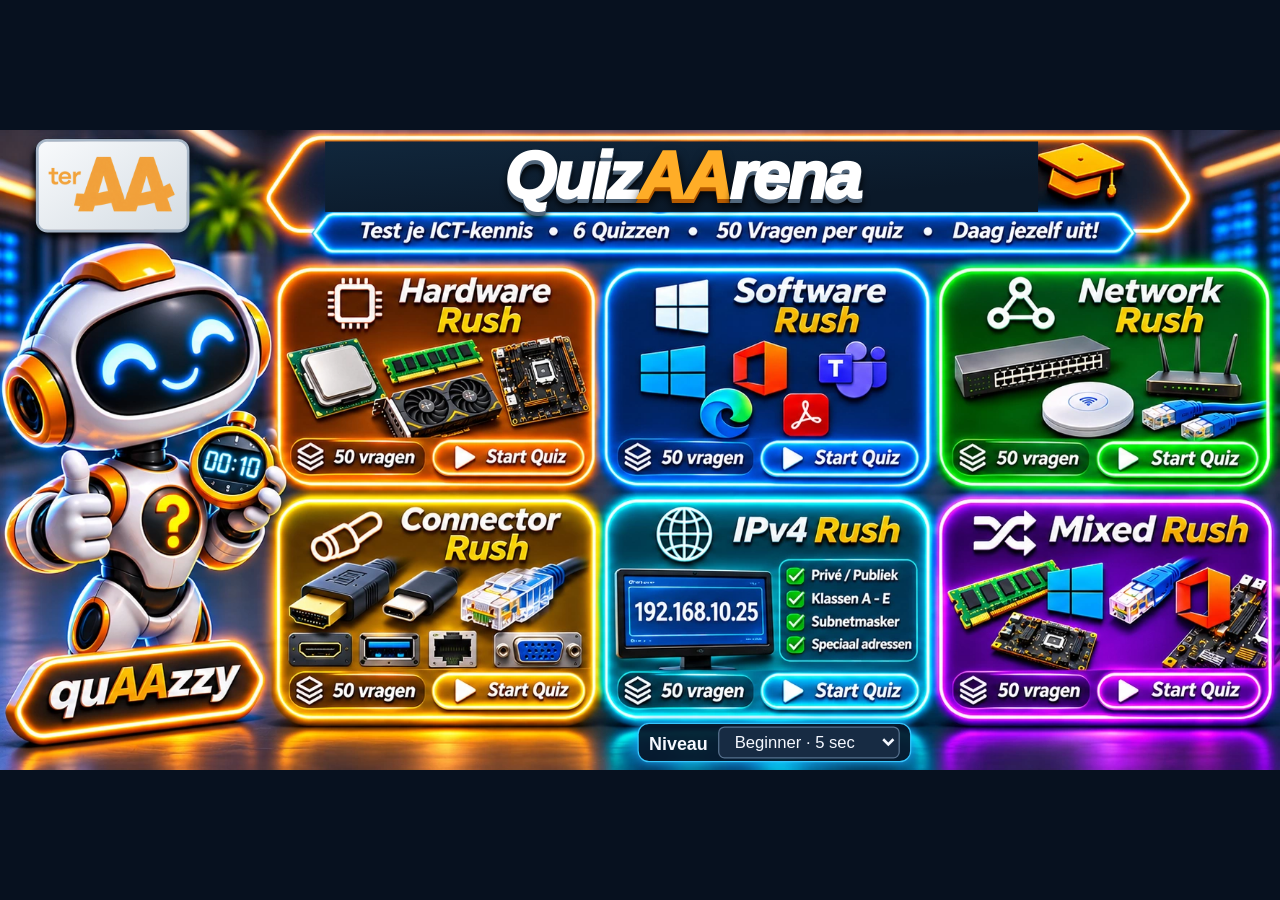
<file: index.html>
<!doctype html><html lang="nl"><head><meta charset="utf-8"><meta name="viewport" content="width=device-width,initial-scale=1"><title>QuizAArena</title><link rel="stylesheet" href="style.css"></head><body><main id="arena"><header><strong><em>QuizAArena</em></strong><div class="headercontrols"><label for="level">Niveau</label><select id="level"><option value="5">Beginner · 5 sec</option><option value="3">Gevorderd · 3 sec</option><option value="2">Expert · 2 sec</option></select><button id="home">Hoofdmenu</button></div></header><section id="content"></section><footer>quAAzzy • Herken · Denk snel · Scoor!</footer></main><script src="questions.js"></script><script src="quiz.js"></script></body></html>
</file>
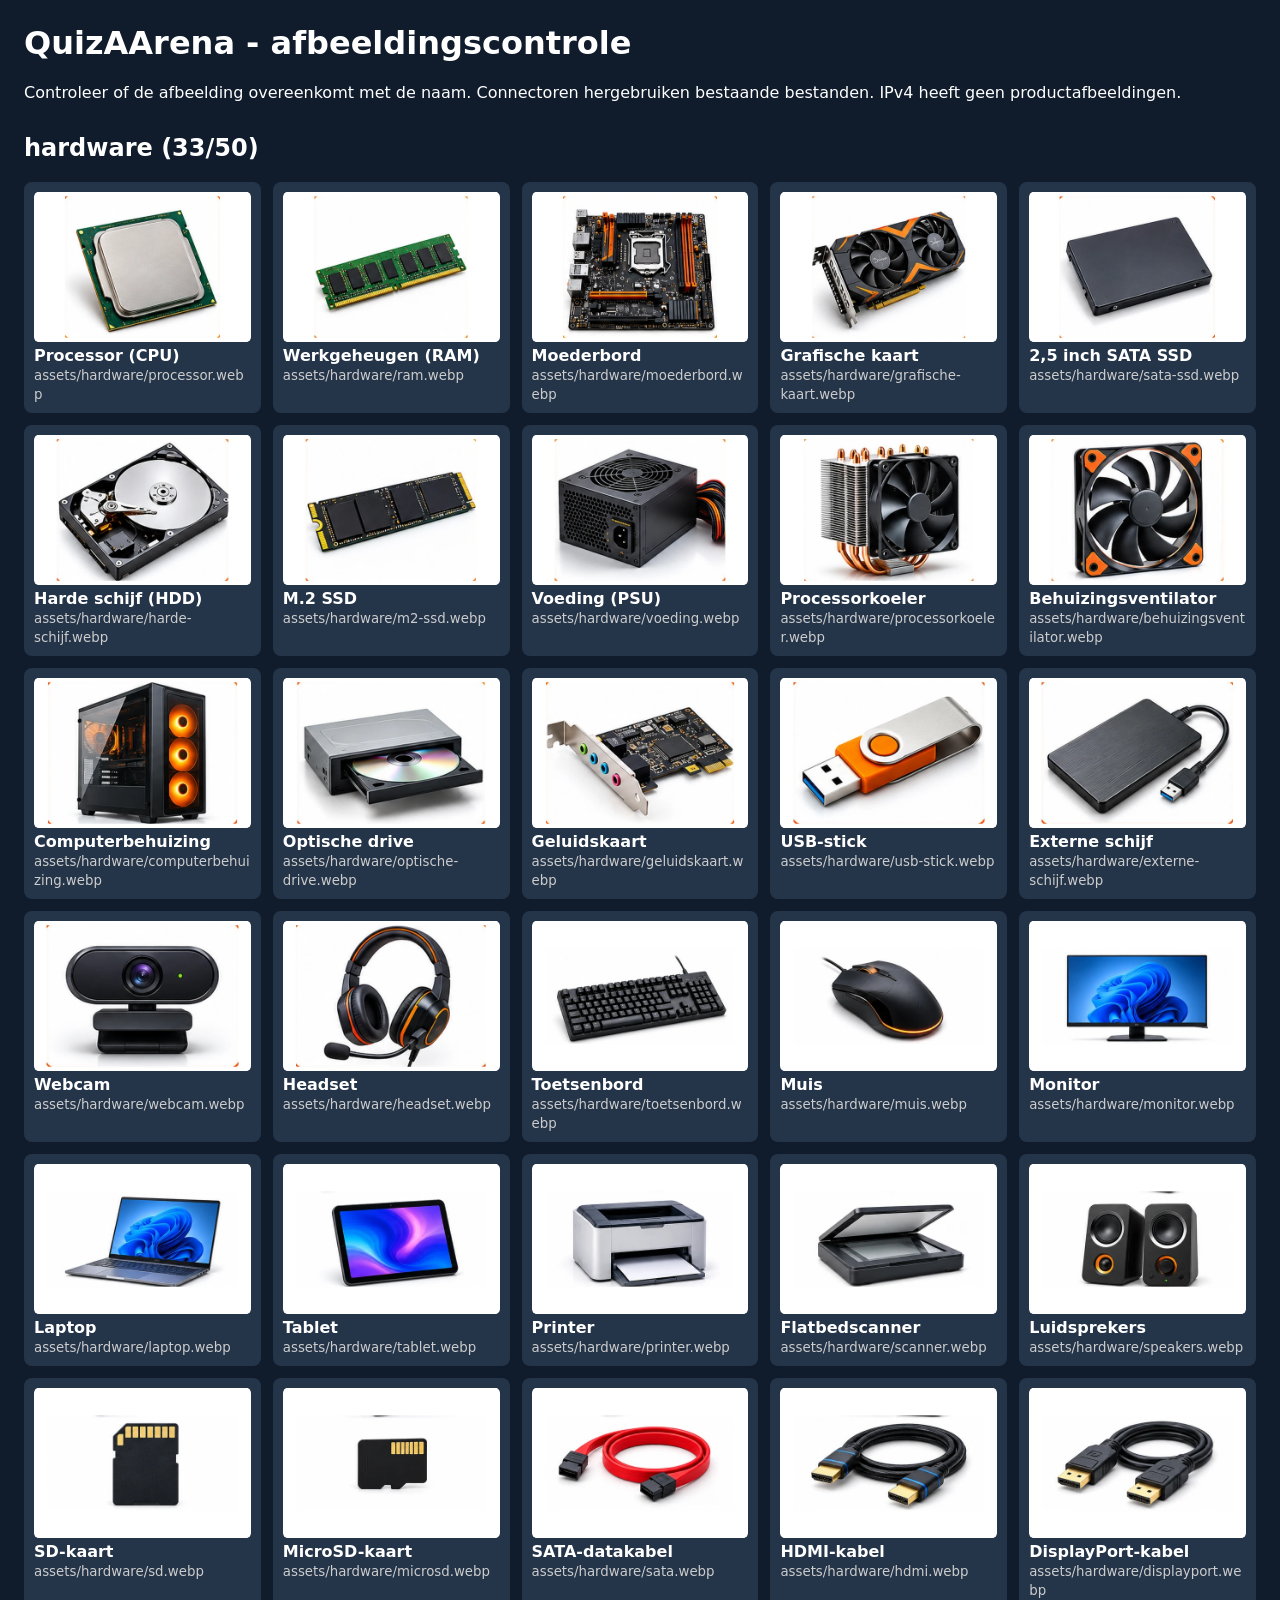
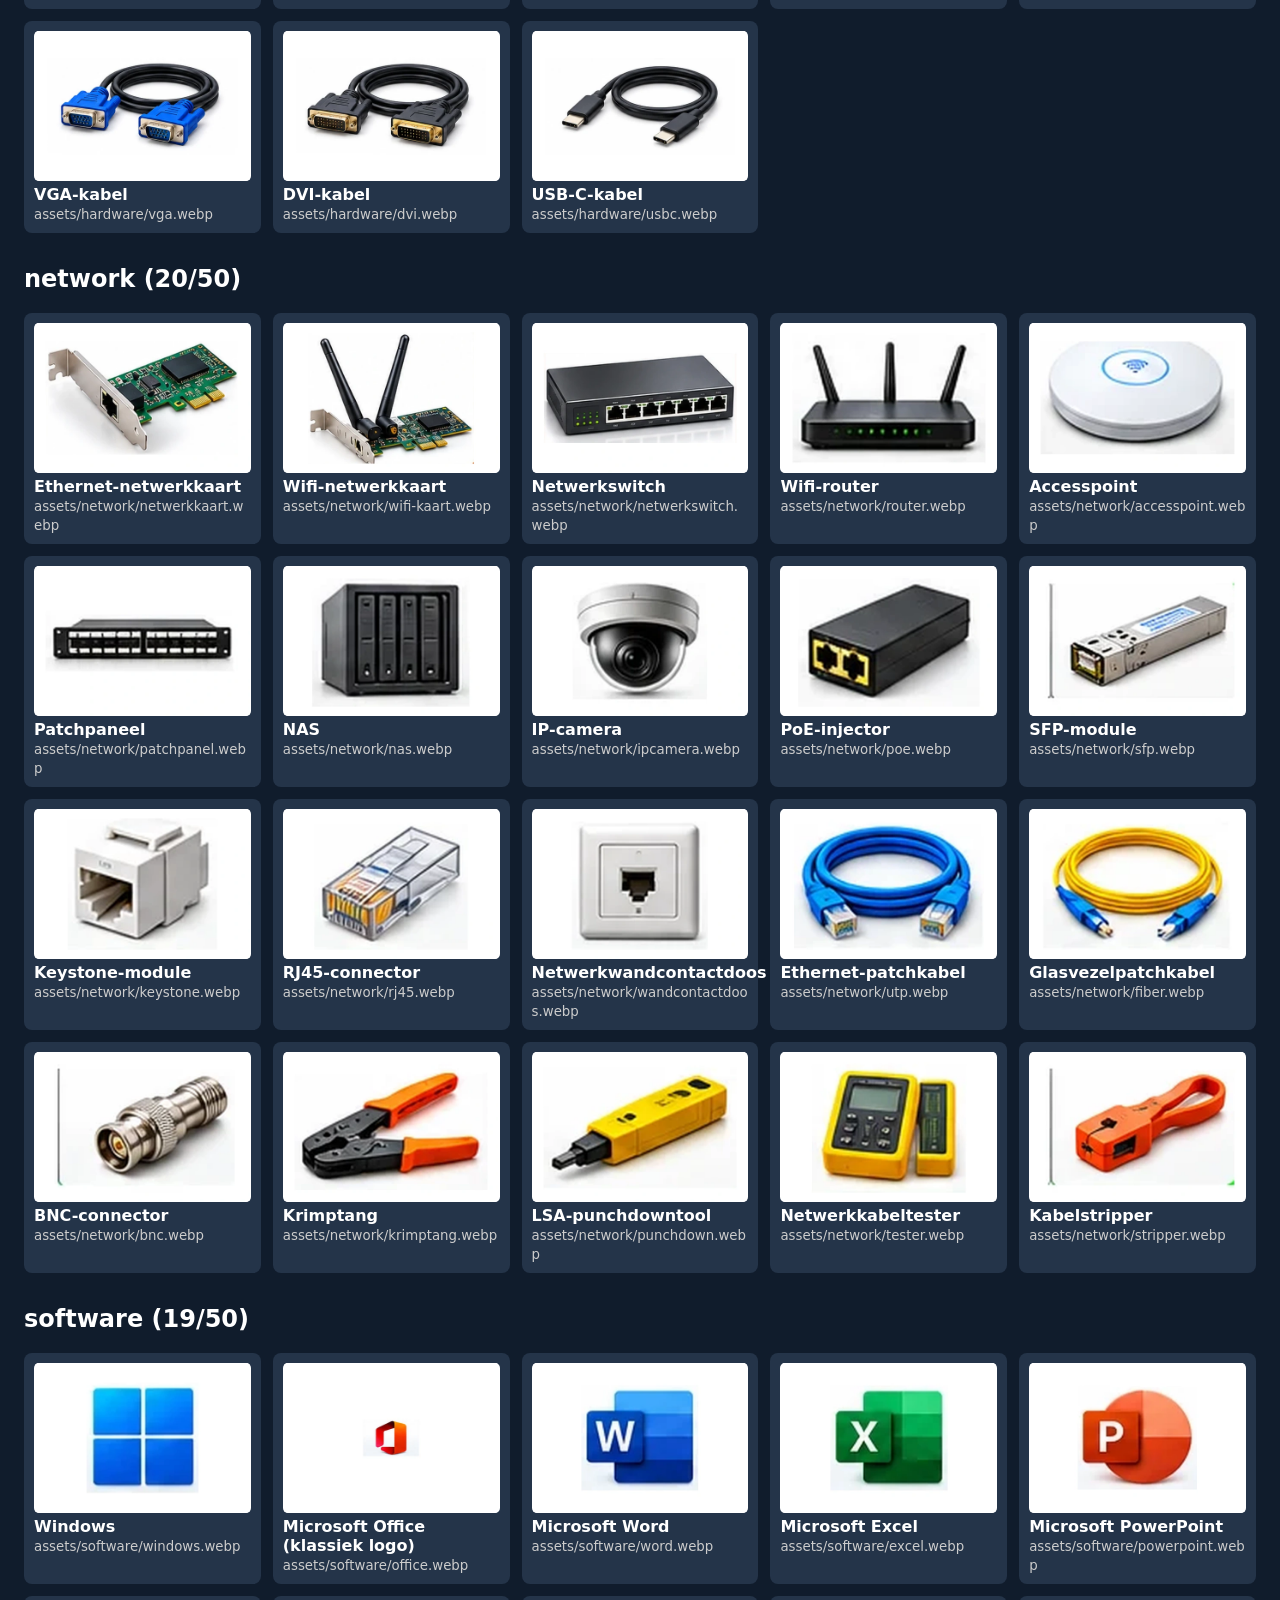
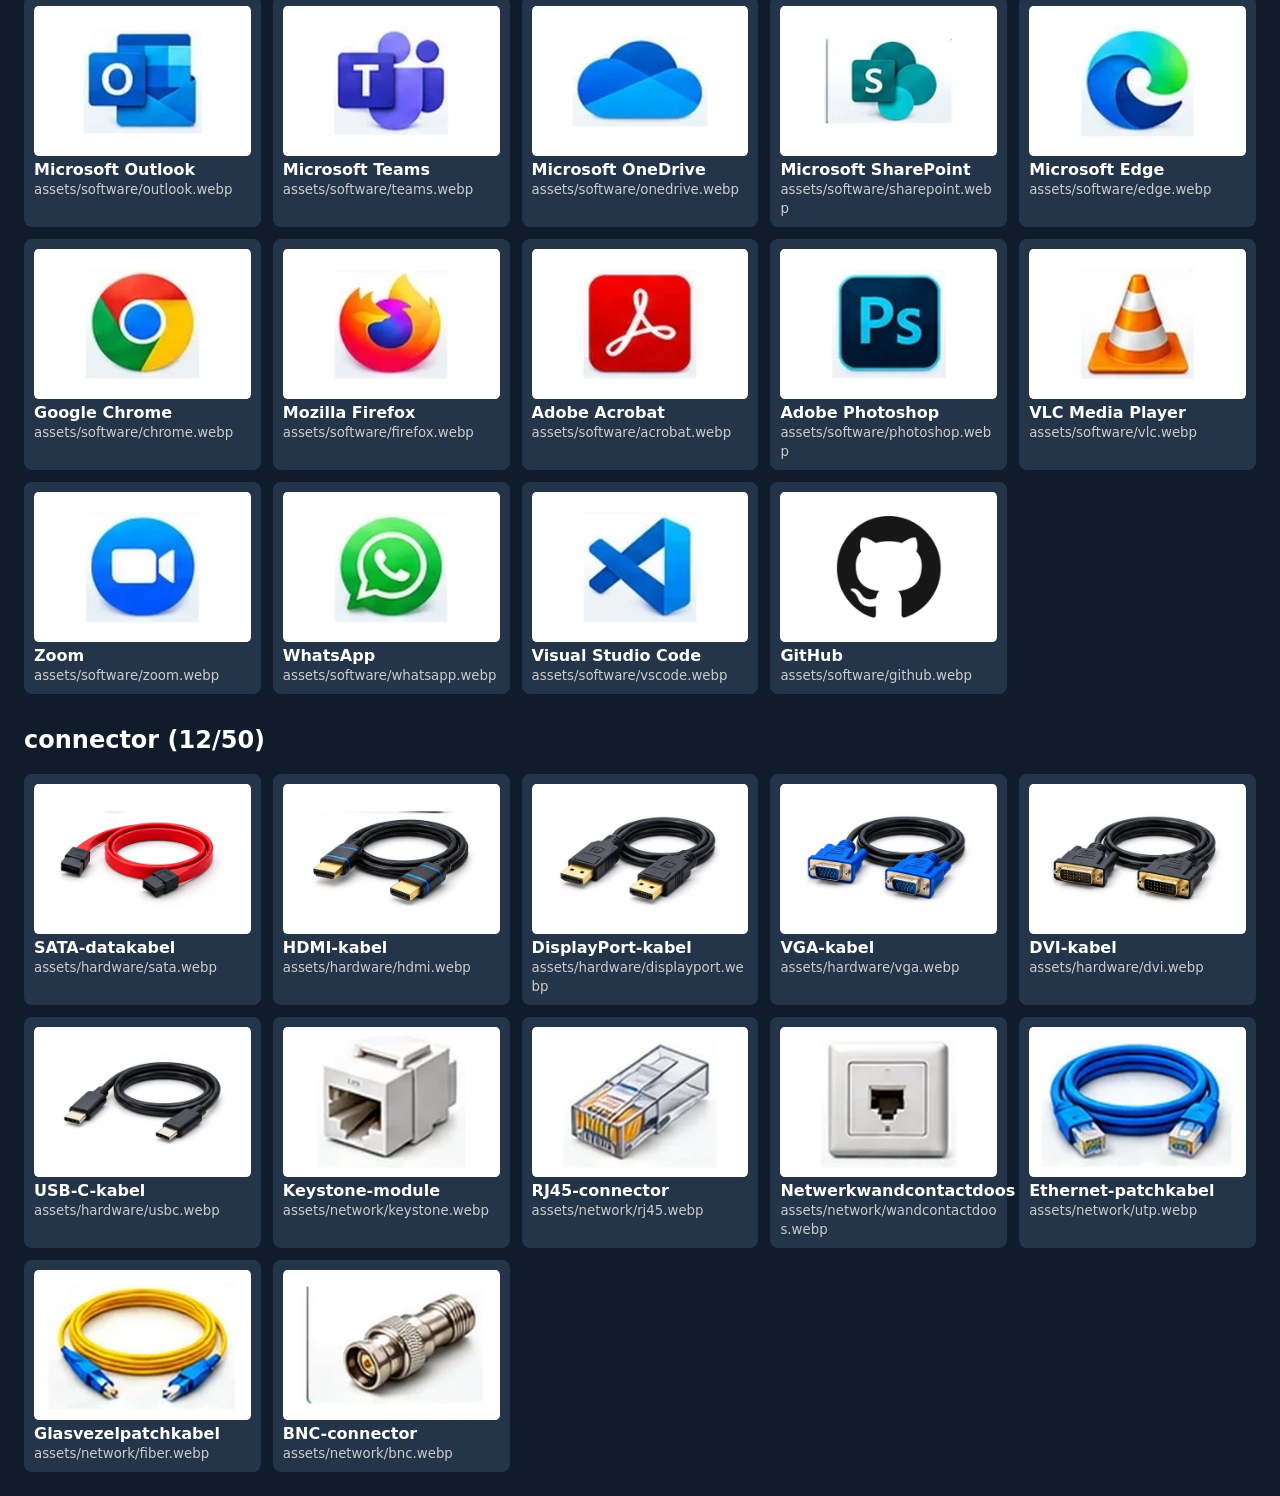
<file: controle.html>
<!doctype html><html lang="nl"><meta charset="utf-8"><title>QuizAArena - afbeeldingscontrole</title><style>body{font:16px system-ui;background:#101c2c;color:white;margin:24px}section{display:grid;grid-template-columns:repeat(auto-fill,minmax(210px,1fr));gap:12px}article{background:#243449;padding:10px;border-radius:8px}img{width:100%;height:150px;object-fit:contain;background:white;border-radius:5px}small{overflow-wrap:anywhere;color:#ccc}h2{margin-top:32px}</style><h1>QuizAArena - afbeeldingscontrole</h1><p>Controleer of de afbeelding overeenkomt met de naam. Connectoren hergebruiken bestaande bestanden. IPv4 heeft geen productafbeeldingen.</p><h2>hardware (33/50)</h2><section><article><img src="assets/hardware/processor.webp"><b>Processor (CPU)</b><br><small>assets/hardware/processor.webp</small></article><article><img src="assets/hardware/ram.webp"><b>Werkgeheugen (RAM)</b><br><small>assets/hardware/ram.webp</small></article><article><img src="assets/hardware/moederbord.webp"><b>Moederbord</b><br><small>assets/hardware/moederbord.webp</small></article><article><img src="assets/hardware/grafische-kaart.webp"><b>Grafische kaart</b><br><small>assets/hardware/grafische-kaart.webp</small></article><article><img src="assets/hardware/sata-ssd.webp"><b>2,5 inch SATA SSD</b><br><small>assets/hardware/sata-ssd.webp</small></article><article><img src="assets/hardware/harde-schijf.webp"><b>Harde schijf (HDD)</b><br><small>assets/hardware/harde-schijf.webp</small></article><article><img src="assets/hardware/m2-ssd.webp"><b>M.2 SSD</b><br><small>assets/hardware/m2-ssd.webp</small></article><article><img src="assets/hardware/voeding.webp"><b>Voeding (PSU)</b><br><small>assets/hardware/voeding.webp</small></article><article><img src="assets/hardware/processorkoeler.webp"><b>Processorkoeler</b><br><small>assets/hardware/processorkoeler.webp</small></article><article><img src="assets/hardware/behuizingsventilator.webp"><b>Behuizingsventilator</b><br><small>assets/hardware/behuizingsventilator.webp</small></article><article><img src="assets/hardware/computerbehuizing.webp"><b>Computerbehuizing</b><br><small>assets/hardware/computerbehuizing.webp</small></article><article><img src="assets/hardware/optische-drive.webp"><b>Optische drive</b><br><small>assets/hardware/optische-drive.webp</small></article><article><img src="assets/hardware/geluidskaart.webp"><b>Geluidskaart</b><br><small>assets/hardware/geluidskaart.webp</small></article><article><img src="assets/hardware/usb-stick.webp"><b>USB-stick</b><br><small>assets/hardware/usb-stick.webp</small></article><article><img src="assets/hardware/externe-schijf.webp"><b>Externe schijf</b><br><small>assets/hardware/externe-schijf.webp</small></article><article><img src="assets/hardware/webcam.webp"><b>Webcam</b><br><small>assets/hardware/webcam.webp</small></article><article><img src="assets/hardware/headset.webp"><b>Headset</b><br><small>assets/hardware/headset.webp</small></article><article><img src="assets/hardware/toetsenbord.webp"><b>Toetsenbord</b><br><small>assets/hardware/toetsenbord.webp</small></article><article><img src="assets/hardware/muis.webp"><b>Muis</b><br><small>assets/hardware/muis.webp</small></article><article><img src="assets/hardware/monitor.webp"><b>Monitor</b><br><small>assets/hardware/monitor.webp</small></article><article><img src="assets/hardware/laptop.webp"><b>Laptop</b><br><small>assets/hardware/laptop.webp</small></article><article><img src="assets/hardware/tablet.webp"><b>Tablet</b><br><small>assets/hardware/tablet.webp</small></article><article><img src="assets/hardware/printer.webp"><b>Printer</b><br><small>assets/hardware/printer.webp</small></article><article><img src="assets/hardware/scanner.webp"><b>Flatbedscanner</b><br><small>assets/hardware/scanner.webp</small></article><article><img src="assets/hardware/speakers.webp"><b>Luidsprekers</b><br><small>assets/hardware/speakers.webp</small></article><article><img src="assets/hardware/sd.webp"><b>SD-kaart</b><br><small>assets/hardware/sd.webp</small></article><article><img src="assets/hardware/microsd.webp"><b>MicroSD-kaart</b><br><small>assets/hardware/microsd.webp</small></article><article><img src="assets/hardware/sata.webp"><b>SATA-datakabel</b><br><small>assets/hardware/sata.webp</small></article><article><img src="assets/hardware/hdmi.webp"><b>HDMI-kabel</b><br><small>assets/hardware/hdmi.webp</small></article><article><img src="assets/hardware/displayport.webp"><b>DisplayPort-kabel</b><br><small>assets/hardware/displayport.webp</small></article><article><img src="assets/hardware/vga.webp"><b>VGA-kabel</b><br><small>assets/hardware/vga.webp</small></article><article><img src="assets/hardware/dvi.webp"><b>DVI-kabel</b><br><small>assets/hardware/dvi.webp</small></article><article><img src="assets/hardware/usbc.webp"><b>USB-C-kabel</b><br><small>assets/hardware/usbc.webp</small></article></section><h2>network (20/50)</h2><section><article><img src="assets/network/netwerkkaart.webp"><b>Ethernet-netwerkkaart</b><br><small>assets/network/netwerkkaart.webp</small></article><article><img src="assets/network/wifi-kaart.webp"><b>Wifi-netwerkkaart</b><br><small>assets/network/wifi-kaart.webp</small></article><article><img src="assets/network/netwerkswitch.webp"><b>Netwerkswitch</b><br><small>assets/network/netwerkswitch.webp</small></article><article><img src="assets/network/router.webp"><b>Wifi-router</b><br><small>assets/network/router.webp</small></article><article><img src="assets/network/accesspoint.webp"><b>Accesspoint</b><br><small>assets/network/accesspoint.webp</small></article><article><img src="assets/network/patchpanel.webp"><b>Patchpaneel</b><br><small>assets/network/patchpanel.webp</small></article><article><img src="assets/network/nas.webp"><b>NAS</b><br><small>assets/network/nas.webp</small></article><article><img src="assets/network/ipcamera.webp"><b>IP-camera</b><br><small>assets/network/ipcamera.webp</small></article><article><img src="assets/network/poe.webp"><b>PoE-injector</b><br><small>assets/network/poe.webp</small></article><article><img src="assets/network/sfp.webp"><b>SFP-module</b><br><small>assets/network/sfp.webp</small></article><article><img src="assets/network/keystone.webp"><b>Keystone-module</b><br><small>assets/network/keystone.webp</small></article><article><img src="assets/network/rj45.webp"><b>RJ45-connector</b><br><small>assets/network/rj45.webp</small></article><article><img src="assets/network/wandcontactdoos.webp"><b>Netwerkwandcontactdoos</b><br><small>assets/network/wandcontactdoos.webp</small></article><article><img src="assets/network/utp.webp"><b>Ethernet-patchkabel</b><br><small>assets/network/utp.webp</small></article><article><img src="assets/network/fiber.webp"><b>Glasvezelpatchkabel</b><br><small>assets/network/fiber.webp</small></article><article><img src="assets/network/bnc.webp"><b>BNC-connector</b><br><small>assets/network/bnc.webp</small></article><article><img src="assets/network/krimptang.webp"><b>Krimptang</b><br><small>assets/network/krimptang.webp</small></article><article><img src="assets/network/punchdown.webp"><b>LSA-punchdowntool</b><br><small>assets/network/punchdown.webp</small></article><article><img src="assets/network/tester.webp"><b>Netwerkkabeltester</b><br><small>assets/network/tester.webp</small></article><article><img src="assets/network/stripper.webp"><b>Kabelstripper</b><br><small>assets/network/stripper.webp</small></article></section><h2>software (19/50)</h2><section><article><img src="assets/software/windows.webp"><b>Windows</b><br><small>assets/software/windows.webp</small></article><article><img src="assets/software/office.webp"><b>Microsoft Office (klassiek logo)</b><br><small>assets/software/office.webp</small></article><article><img src="assets/software/word.webp"><b>Microsoft Word</b><br><small>assets/software/word.webp</small></article><article><img src="assets/software/excel.webp"><b>Microsoft Excel</b><br><small>assets/software/excel.webp</small></article><article><img src="assets/software/powerpoint.webp"><b>Microsoft PowerPoint</b><br><small>assets/software/powerpoint.webp</small></article><article><img src="assets/software/outlook.webp"><b>Microsoft Outlook</b><br><small>assets/software/outlook.webp</small></article><article><img src="assets/software/teams.webp"><b>Microsoft Teams</b><br><small>assets/software/teams.webp</small></article><article><img src="assets/software/onedrive.webp"><b>Microsoft OneDrive</b><br><small>assets/software/onedrive.webp</small></article><article><img src="assets/software/sharepoint.webp"><b>Microsoft SharePoint</b><br><small>assets/software/sharepoint.webp</small></article><article><img src="assets/software/edge.webp"><b>Microsoft Edge</b><br><small>assets/software/edge.webp</small></article><article><img src="assets/software/chrome.webp"><b>Google Chrome</b><br><small>assets/software/chrome.webp</small></article><article><img src="assets/software/firefox.webp"><b>Mozilla Firefox</b><br><small>assets/software/firefox.webp</small></article><article><img src="assets/software/acrobat.webp"><b>Adobe Acrobat</b><br><small>assets/software/acrobat.webp</small></article><article><img src="assets/software/photoshop.webp"><b>Adobe Photoshop</b><br><small>assets/software/photoshop.webp</small></article><article><img src="assets/software/vlc.webp"><b>VLC Media Player</b><br><small>assets/software/vlc.webp</small></article><article><img src="assets/software/zoom.webp"><b>Zoom</b><br><small>assets/software/zoom.webp</small></article><article><img src="assets/software/whatsapp.webp"><b>WhatsApp</b><br><small>assets/software/whatsapp.webp</small></article><article><img src="assets/software/vscode.webp"><b>Visual Studio Code</b><br><small>assets/software/vscode.webp</small></article><article><img src="assets/software/github.webp"><b>GitHub</b><br><small>assets/software/github.webp</small></article></section><h2>connector (12/50)</h2><section><article><img src="assets/hardware/sata.webp"><b>SATA-datakabel</b><br><small>assets/hardware/sata.webp</small></article><article><img src="assets/hardware/hdmi.webp"><b>HDMI-kabel</b><br><small>assets/hardware/hdmi.webp</small></article><article><img src="assets/hardware/displayport.webp"><b>DisplayPort-kabel</b><br><small>assets/hardware/displayport.webp</small></article><article><img src="assets/hardware/vga.webp"><b>VGA-kabel</b><br><small>assets/hardware/vga.webp</small></article><article><img src="assets/hardware/dvi.webp"><b>DVI-kabel</b><br><small>assets/hardware/dvi.webp</small></article><article><img src="assets/hardware/usbc.webp"><b>USB-C-kabel</b><br><small>assets/hardware/usbc.webp</small></article><article><img src="assets/network/keystone.webp"><b>Keystone-module</b><br><small>assets/network/keystone.webp</small></article><article><img src="assets/network/rj45.webp"><b>RJ45-connector</b><br><small>assets/network/rj45.webp</small></article><article><img src="assets/network/wandcontactdoos.webp"><b>Netwerkwandcontactdoos</b><br><small>assets/network/wandcontactdoos.webp</small></article><article><img src="assets/network/utp.webp"><b>Ethernet-patchkabel</b><br><small>assets/network/utp.webp</small></article><article><img src="assets/network/fiber.webp"><b>Glasvezelpatchkabel</b><br><small>assets/network/fiber.webp</small></article><article><img src="assets/network/bnc.webp"><b>BNC-connector</b><br><small>assets/network/bnc.webp</small></article></section></html>
</file>
<file: style.css>
*{box-sizing:border-box}html,body{margin:0;width:100%;height:100%;overflow:hidden;background:#07111f;color:#f5f8ff;font-family:Arial,sans-serif}body{display:grid;place-items:center}#arena{width:1000px;height:500px;position:absolute;transform-origin:center;display:grid;grid-template-rows:58px 1fr 30px;background:radial-gradient(ellipse at top,#244568,#0a1424 70%);border:1px solid #34506c;border-radius:15px;overflow:hidden}header,footer{display:flex;align-items:center;justify-content:space-between;padding:0 20px;background:#101e32}header strong{font-size:28px}em{color:#ff9d23;font-style:normal}footer{justify-content:center;font-size:14px;color:#b8cce1}button,select{font:inherit;color:inherit;background:#172b43;border:1px solid #57718e;border-radius:10px;padding:10px 15px;cursor:pointer}button:hover,button:focus-visible{border-color:#fff;filter:brightness(1.25)}button:disabled{cursor:default}#content{min-height:0;padding:12px 20px;overflow:hidden}.menu{display:grid;grid-template-columns:250px 1fr;gap:16px;height:100%}.mascot{background:url('assets/menu.webp') 0 50%/auto 100% no-repeat;border-radius:12px;position:relative;overflow:hidden}.mascot span{position:absolute;bottom:0;background:#0b1729;width:100%;text-align:center;padding:8px;font-weight:bold}.tiles{display:grid;grid-template-columns:1fr 1fr;gap:12px}.tile{border:2px solid var(--accent);box-shadow:inset 0 0 25px color-mix(in srgb,var(--accent) 18%,transparent);text-align:left;padding:20px;display:flex;flex-direction:column;justify-content:center;gap:9px}.tile b{font-size:26px;color:var(--accent)}.tile small{font-size:16px}.setup{display:grid;place-content:center;text-align:center;gap:14px;height:100%}.setup h1{margin:0;font-size:34px}.setup label{font-size:20px}.setup select{width:260px}.play{height:100%;display:grid;grid-template-rows:32px 10px 1fr 30px;gap:8px}.stats{display:flex;justify-content:space-between;align-items:center;font-weight:bold}.bar{background:#293d55;border-radius:8px;overflow:hidden}.bar div{height:100%;background:#4ddc92;width:100%}.question{display:grid;grid-template-columns:1fr 1fr;gap:20px;min-height:0}.photo{background:white;border-radius:12px;display:grid;place-items:center;overflow:hidden}.photo img{width:100%;height:100%;min-height:0;object-fit:contain}.answers{display:grid;grid-template-rows:32px repeat(4,1fr);gap:7px;min-height:0}.answers h2{font-size:21px;margin:0}.answers button{text-align:left;font-size:19px;font-weight:bold}.good{background:#146a40!important;border-color:#60ffa3!important}.bad{background:#8d2638!important;border-color:#ff7689!important}.feedback{text-align:center;font-size:17px;white-space:nowrap;overflow:hidden;text-overflow:ellipsis}.result{height:100%;display:grid;grid-template-columns:1fr 1fr;gap:20px;align-items:center}.result h1{font-size:42px;margin:8px 0}.result article{background:#14263c;border-radius:12px;padding:15px;max-height:100%;overflow:auto}.result p{margin:8px 0}.miss{display:grid;grid-template-columns:1fr 1fr;gap:7px;font-size:15px}.miss div{background:#233952;padding:6px;border-radius:5px}.result button{margin:4px 0}.muted{color:#a9c0d7}

.tiles{grid-template-rows:repeat(3,1fr)}.tile{padding:10px 16px;gap:4px}.tile b{font-size:23px}.ipphoto{background:#112c45;color:#70fff0;font:bold 42px monospace}.answers h2{font-size:18px}.result article{overflow:hidden}.miss{max-height:280px;overflow:auto}
.rush{height:100%;display:grid;grid-template-rows:34px minmax(0,1fr) 14px;gap:10px}.rush .stats{font-size:20px}.rush .stats b,.rush .stats strong{color:var(--accent)}.imagestage{display:grid;grid-template-rows:1fr 230px;gap:12px;min-height:0;padding-bottom:4px}.imagestage h1{margin:0;align-self:center;text-align:center;font-size:36px;color:var(--accent)}.imagerow{display:grid;grid-template-columns:repeat(4,minmax(0,1fr));gap:12px}.imagechoice{position:relative;padding:5px;background:#fff;border:3px solid #46617d;border-radius:12px;overflow:hidden;min-width:0}.imagechoice img{width:100%;height:100%;object-fit:contain}.rush button:hover{filter:none;border-color:var(--accent)}.ipstage{display:grid;grid-template-columns:260px 1fr 260px;gap:14px;min-height:0}.ipcol{display:grid;grid-template-rows:32px repeat(5,1fr);gap:6px;min-height:0}.ipcol h2{text-align:center;margin:0;color:var(--accent);font-size:23px}.ipcol button{position:relative;font-size:18px;padding:4px}.ipcol button:disabled:not(.right):not(.cross){opacity:.35}.ipcenter{display:grid;align-content:center;justify-items:center;gap:14px}.ipcenter strong{font: bold 34px monospace;color:var(--accent)}.gone{visibility:hidden}.right{border:3px solid #46f79b!important;opacity:1!important}.cross{border:3px solid #ff435c!important;opacity:1!important}.cross:after,.cross:before{content:'';position:absolute;left:50%;top:50%;width:85%;height:8px;background:#ff243e;border-radius:6px;transform:translate(-50%,-50%) rotate(35deg);box-shadow:0 0 4px #fff}.cross:after{transform:translate(-50%,-50%) rotate(-35deg)}.bar div{transition:none}.miss{overflow:hidden}.result article{overflow:hidden}

.mascot{background:radial-gradient(ellipse,#25476b,#101e32 75%);display:grid;place-items:center}.mascot>img{width:95%;height:95%;object-fit:contain;padding-bottom:28px}.setuprobot{height:145px;max-width:220px;object-fit:contain;justify-self:center}.setup{gap:6px}.setup p{margin:5px}.resultrobot{height:145px;max-width:230px;object-fit:contain;float:right}.result h1{font-size:60px}.peek{position:absolute;left:62px;bottom:30px;width:125px;height:105px;overflow:hidden;pointer-events:none;z-index:5}.peek img{position:absolute;object-fit:contain;opacity:0}.peekhead{width:100px;left:12px;bottom:-95px}.peekhand{width:36px;bottom:-34px}.peekhand.handleft{left:0}.peekhand.handright{right:0}.once .peekhead{animation:peekhead 5.8s ease-in-out 1}.once .peekhand{animation:peekhand 5.8s ease-in-out 1}@keyframes peekhead{0%,15%{opacity:0;transform:translateY(0)}30%,40%{opacity:1;transform:translateY(-93px)}50%{opacity:1;transform:translate(-5px,-93px) rotate(-5deg)}65%{opacity:1;transform:translate(5px,-93px) rotate(5deg)}75%{opacity:1;transform:translateY(-93px)}90%,100%{opacity:0;transform:translateY(0)}}@keyframes peekhand{0%{opacity:0;transform:translateY(0)}12%,90%{opacity:1;transform:translateY(-30px)}100%{opacity:0;transform:translateY(0)}}#arena:has(.rush) .peek,#arena:has(.setup) .peek,#arena:has(.result) .peek{display:none}

.headercontrols{display:flex;align-items:center;gap:10px}.headercontrols label{font-weight:bold;font-size:14px}.headercontrols select{padding:8px 10px;font-size:15px}.headercontrols select:disabled{opacity:.65}
/* Original illustrated menu; quiz screens retain their previous styling. */
#arena:has(.neonmenu){display:block;border:0;border-radius:0;background:#07111f}
#arena:has(.neonmenu) header{position:absolute;z-index:10;bottom:4px;left:23%;right:2%;height:35px;justify-content:center;padding:0;background:transparent;pointer-events:none}
#arena:has(.neonmenu) header strong,#arena:has(.neonmenu) #home,#arena:has(.neonmenu) footer{display:none}
#arena:has(.neonmenu) .headercontrols{pointer-events:auto;background:#07182bee;border:1px solid #36c6ff;border-radius:9px;padding:2px 8px;box-shadow:0 0 9px #19aaff;gap:8px}
#arena:has(.neonmenu) #level{padding:3px 8px;font-size:13px;border-radius:5px}
#arena:has(.neonmenu) #content{position:absolute;inset:0;padding:0}
.neonmenu,.neonart,.neonbuttons{position:absolute;inset:0;width:100%;height:100%}.neonart{object-fit:fill;pointer-events:none}.neonhit{position:absolute;background:transparent;border:2px solid transparent;border-radius:25px;padding:0;outline:none}.neonhit:hover,.neonhit:focus-visible{border-color:var(--accent);box-shadow:inset 0 0 18px var(--accent),0 0 12px var(--accent);background:#ffffff0c;filter:none}
.neonpeek{position:absolute;left:55%;bottom:43%;width:100px;height:108px;overflow:hidden;pointer-events:none;z-index:3;transform:translateX(-50%)}.neonpeek img{position:absolute;object-fit:contain;opacity:0}.nhead{width:76px;left:12px;bottom:-80px}.nhands{width:29px;bottom:-22px}.nl{left:0}.nr{right:0}.go .nhead{animation:nhead 6s ease-in-out 1}.go .nhands{animation:nhands 6s ease-in-out 1}@keyframes nhead{0%,15%{opacity:0;transform:translateY(0)}16%{opacity:1}32%,40%{opacity:1;transform:translateY(-84px)}48%,55%{opacity:1;transform:translate(-5px,-84px) rotate(-7deg)}63%,69%{opacity:1;transform:translate(5px,-84px) rotate(7deg)}76%,82%{opacity:1;transform:translateY(-84px)}92%{opacity:1;transform:translateY(0)}100%{opacity:0}}@keyframes nhands{0%{opacity:0;transform:translateY(0)}1%{opacity:1}12%,92%{opacity:1;transform:translateY(-24px)}100%{opacity:0;transform:translateY(0)}}

/* Official brand overlay, only on the illustrated menu. */
.official-logo{position:absolute;z-index:2;left:2.8%;top:1.4%;width:12%;height:14.5%;display:grid;place-items:center;background:linear-gradient(145deg,#f8fafc,#d4dce3);border:2px solid #a7b6c6;border-radius:9px;box-shadow:0 3px 9px #0009;pointer-events:none}.official-logo img{width:86%;height:84%;object-fit:contain}.official-title{position:absolute;z-index:2;left:25.4%;top:1.7%;width:55.7%;height:11%;display:flex;align-items:center;justify-content:center;background:linear-gradient(175deg,#11273c,#0b1929 75%);color:#fff;font-size:52px;font-weight:1000;font-style:italic;letter-spacing:-2px;text-shadow:0 3px 0 #52677c,0 5px 6px #000;pointer-events:none}.official-title span{color:#ffad27;text-shadow:0 3px 0 #b65b00,0 5px 8px #000}.neonbuttons{z-index:4;pointer-events:none}.neonhit{pointer-events:auto}.neonpeek{z-index:5}
</file>
